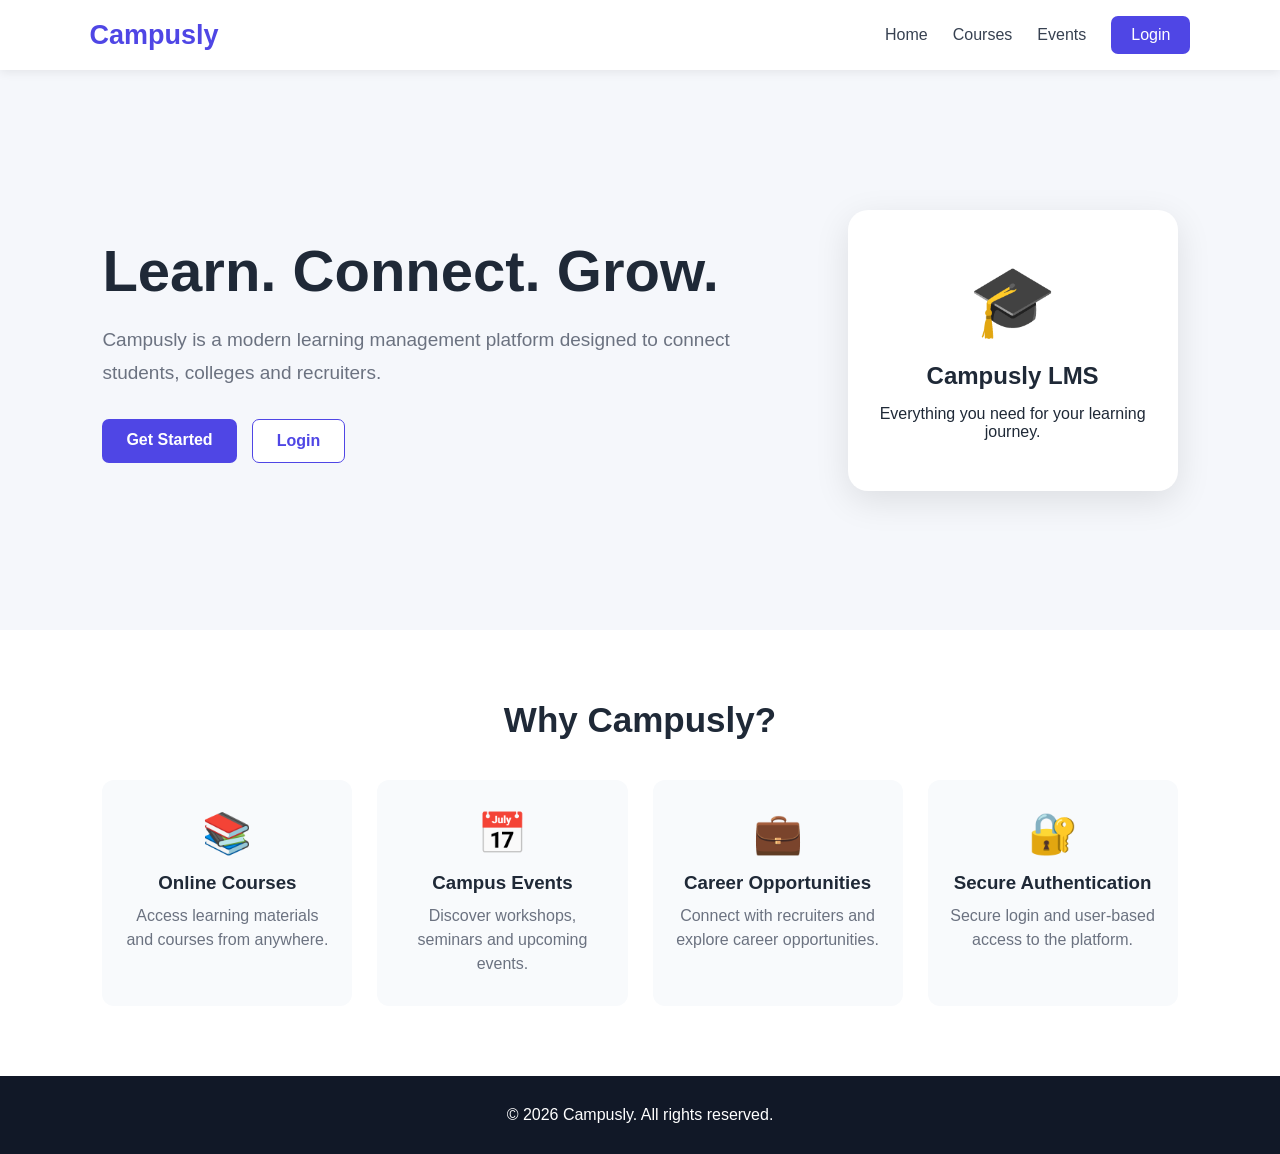
<file: index.html>
<!DOCTYPE html>
<html lang="en">
<head>
    <meta charset="UTF-8">
    <meta name="viewport" content="width=device-width, initial-scale=1.0">
    <title>Campusly - Learning Management System</title>
    <link rel="stylesheet" href="css/style.css">
</head>
<body>

<nav class="navbar">
    <div class="logo">Campusly</div>

    <div class="nav-links">
        <a href="index.html">Home</a>
        <a href="courses.html">Courses</a>
        <a href="events.html">Events</a>
        <a href="login.html" class="login-btn">Login</a>
    </div>
</nav>

<section class="hero">
    <div class="hero-content">
        <h1>Learn. Connect. Grow.</h1>

        <p>
            Campusly is a modern learning management platform
            designed to connect students, colleges and recruiters.
        </p>

        <div class="hero-buttons">
            <a href="register.html" class="primary-btn">Get Started</a>
            <a href="login.html" class="secondary-btn">Login</a>
        </div>
    </div>

    <div class="hero-card">
        <div class="hero-icon">🎓</div>
        <h2>Campusly LMS</h2>
        <p>Everything you need for your learning journey.</p>
    </div>
</section>

<section class="features">
    <h2>Why Campusly?</h2>

    <div class="feature-container">

        <div class="feature-card">
            <div class="feature-icon">📚</div>
            <h3>Online Courses</h3>
            <p>Access learning materials and courses from anywhere.</p>
        </div>

        <div class="feature-card">
            <div class="feature-icon">📅</div>
            <h3>Campus Events</h3>
            <p>Discover workshops, seminars and upcoming events.</p>
        </div>

        <div class="feature-card">
            <div class="feature-icon">💼</div>
            <h3>Career Opportunities</h3>
            <p>Connect with recruiters and explore career opportunities.</p>
        </div>

        <div class="feature-card">
            <div class="feature-icon">🔐</div>
            <h3>Secure Authentication</h3>
            <p>Secure login and user-based access to the platform.</p>
        </div>

    </div>
</section>

<footer>
    <p>© 2026 Campusly. All rights reserved.</p>
</footer>

</body>
</html>
</file>
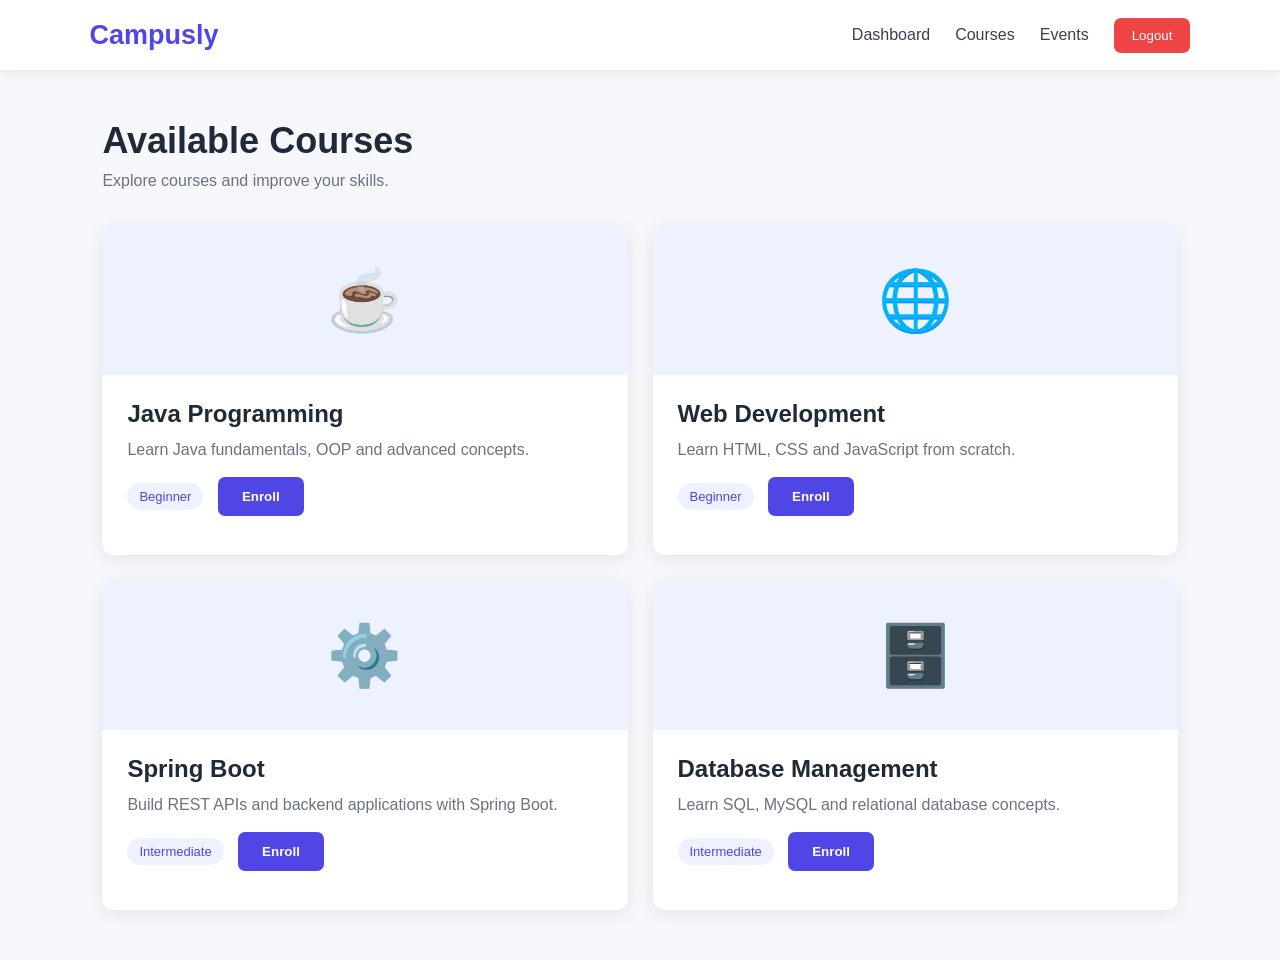
<file: courses.html>
<!DOCTYPE html>
<html lang="en">
<head>
    <meta charset="UTF-8">
    <meta name="viewport" content="width=device-width, initial-scale=1.0">
    <title>Campusly - Courses</title>
    <link rel="stylesheet" href="css/style.css">
</head>
<body>

<nav class="navbar">

    <div class="logo">Campusly</div>

    <div class="nav-links">
        <a href="dashboard.html">Dashboard</a>
        <a href="courses.html">Courses</a>
        <a href="events.html">Events</a>
        <button onclick="logout()" class="logout-btn">Logout</button>
    </div>

</nav>

<section class="page-section">

    <h1>Available Courses</h1>

    <p class="section-description">
        Explore courses and improve your skills.
    </p>

    <div class="course-container">

        <div class="course-card">
            <div class="course-image">☕</div>
            <div class="course-content">
                <h2>Java Programming</h2>
                <p>Learn Java fundamentals, OOP and advanced concepts.</p>
                <span>Beginner</span>
                <button class="primary-btn" onclick="enroll('Java Programming')">
                    Enroll
                </button>
            </div>
        </div>

        <div class="course-card">
            <div class="course-image">🌐</div>
            <div class="course-content">
                <h2>Web Development</h2>
                <p>Learn HTML, CSS and JavaScript from scratch.</p>
                <span>Beginner</span>
                <button class="primary-btn" onclick="enroll('Web Development')">
                    Enroll
                </button>
            </div>
        </div>

        <div class="course-card">
            <div class="course-image">⚙️</div>
            <div class="course-content">
                <h2>Spring Boot</h2>
                <p>Build REST APIs and backend applications with Spring Boot.</p>
                <span>Intermediate</span>
                <button class="primary-btn" onclick="enroll('Spring Boot')">
                    Enroll
                </button>
            </div>
        </div>

        <div class="course-card">
            <div class="course-image">🗄️</div>
            <div class="course-content">
                <h2>Database Management</h2>
                <p>Learn SQL, MySQL and relational database concepts.</p>
                <span>Intermediate</span>
                <button class="primary-btn" onclick="enroll('Database Management')">
                    Enroll
                </button>
            </div>
        </div>

    </div>

</section>

<script src="js/courses.js"></script>

</body>
</html>
</file>
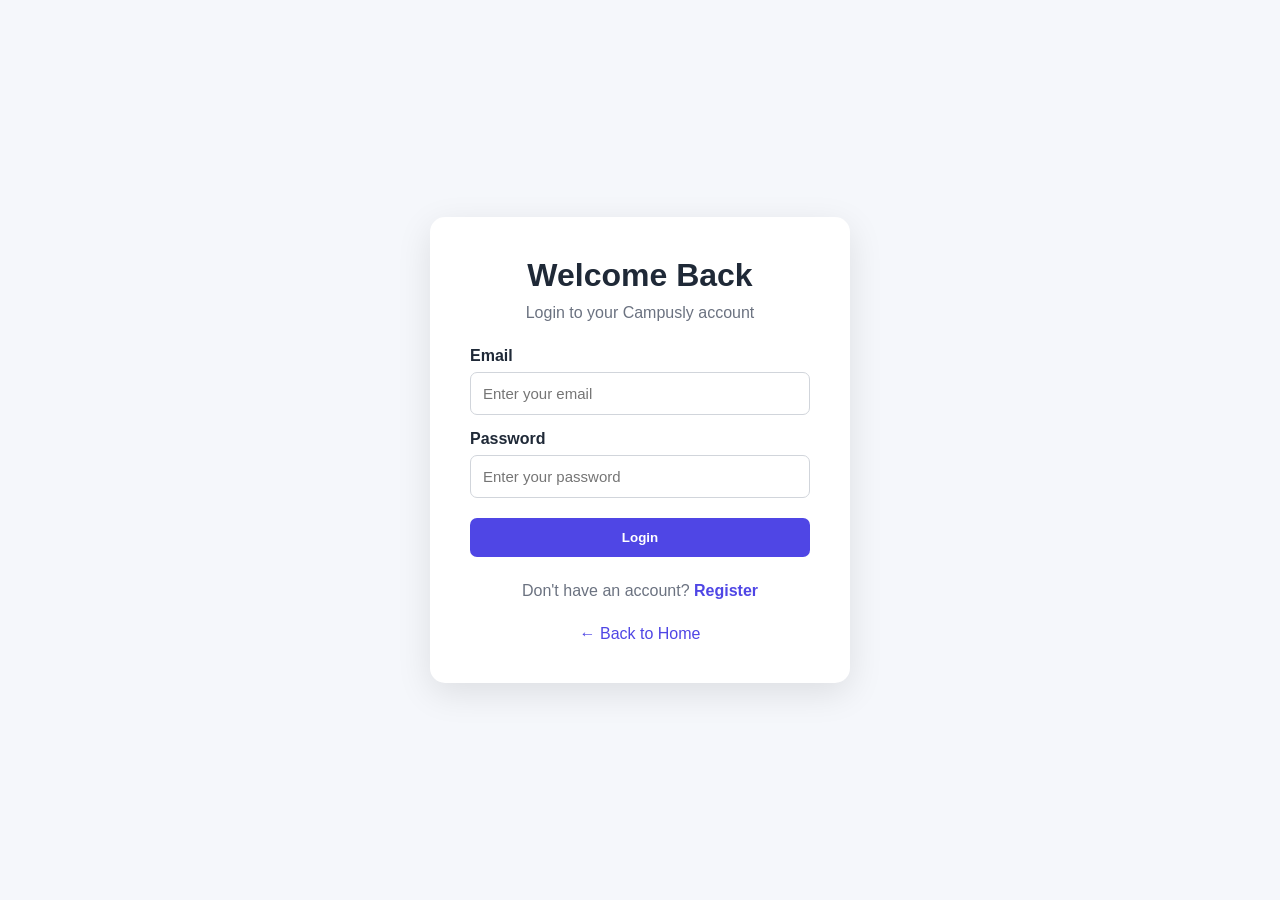
<file: dashboard.html>
<!DOCTYPE html>
<html lang="en">
<head>
    <meta charset="UTF-8">
    <meta name="viewport" content="width=device-width, initial-scale=1.0">
    <title>Campusly - Dashboard</title>
    <link rel="stylesheet" href="css/style.css">
</head>
<body>

<nav class="navbar">

    <div class="logo">Campusly</div>

    <div class="nav-links">
        <a href="dashboard.html">Dashboard</a>
        <a href="courses.html">Courses</a>
        <a href="event.html">Events</a>
        <button onclick="logout()" class="logout-btn">Logout</button>
    </div>

</nav>

<section class="dashboard">

    <div class="dashboard-header">
        <div>
            <h1>Welcome to Campusly 👋</h1>
            <p id="userInfo">Loading user information...</p>
        </div>
    </div>

    <div class="stats">

        <div class="stat-card">
            <h3>Courses</h3>
            <strong>4</strong>
            <p>Enrolled courses</p>
        </div>

        <div class="stat-card">
            <h3>Completed</h3>
            <strong>3</strong>
            <p>Completed courses</p>
        </div>

        <div class="stat-card">
            <h3>Events</h3>
            <strong>6</strong>
            <p>Upcoming events</p>
        </div>

        <div class="stat-card">
            <h3>Progress</h3>
            <strong>68%</strong>
            <p>Overall progress</p>
        </div>

    </div>

   <div class="dashboard-section">

    <h2>Campus Services</h2>

    <div class="feature-container campus-modules">

        <!-- My Courses -->
        <a href="courses.html" class="feature-card">
            <div class="feature-icon">📚</div>
            <h3>My Courses</h3>
            <p>View your enrolled courses.</p>
        </a>


        <!-- Campus Events -->
        <a href="event.html" class="feature-card module-card">
            <div class="feature-icon">📅</div>
            <h3>Campus Events</h3>
            <p>View upcoming campus events.</p>
        </a>


        <!-- Buy & Sell Books -->
        <div class="feature-card module-card"
             onclick="comingSoon('Buy & Sell Books')">

            <div class="feature-icon">📚</div>
            <h3>Buy & Sell Books</h3>
            <p>Buy and sell used academic books.</p>

        </div>


        <!-- Student Market -->
        <div class="feature-card module-card"
             onclick="comingSoon('Student Market')">

            <div class="feature-icon">🛍️</div>
            <h3>Student Market</h3>
            <p>Explore products and services offered by students.</p>

        </div>


        <!-- Canteen Food -->
        <div class="feature-card module-card"
             onclick="comingSoon('Canteen Food')">

            <div class="feature-icon">🍔</div>
            <h3>Canteen Food</h3>
            <p>Order food and explore campus canteen options.</p>

        </div>


        <!-- Lecture Notes -->
        <div class="feature-card module-card"
             onclick="comingSoon('Lecture Notes')">

            <div class="feature-icon">📝</div>
            <h3>Lecture Notes</h3>
            <p>Access and share lecture notes and study materials.</p>

        </div>


        <!-- Study Groups -->
        <div class="feature-card module-card"
             onclick="comingSoon('Study Groups')">

            <div class="feature-icon">👥</div>
            <h3>Study Groups</h3>
            <p>Find and join study groups with other students.</p>

        </div>


        <!-- Clubs -->
        <div class="feature-card module-card"
             onclick="comingSoon('Clubs & Societies')">

            <div class="feature-icon">🎭</div>
            <h3>Clubs & Societies</h3>
            <p>Discover and participate in campus clubs.</p>

        </div>


        <!-- Roommate -->
        <div class="feature-card module-card"
             onclick="comingSoon('Roommate Finder')">

            <div class="feature-icon">🏠</div>
            <h3>Roommate Finder</h3>
            <p>Find suitable roommates around your campus.</p>

        </div>


        <!-- Lost & Found -->
        <div class="feature-card module-card"
             onclick="comingSoon('Lost & Found')">

            <div class="feature-icon">🔎</div>
            <h3>Lost & Found</h3>
            <p>Report lost items and find items reported by others.</p>

        </div>


        <!-- Internships -->
        <div class="feature-card module-card"
             onclick="comingSoon('Internships')">

            <div class="feature-icon">💼</div>
            <h3>Internships</h3>
            <p>Explore internship and career opportunities.</p>

        </div>

    </div>

</div>

</section>

<script src="js/dashboard.js"></script>

</body>
</html>
</file>
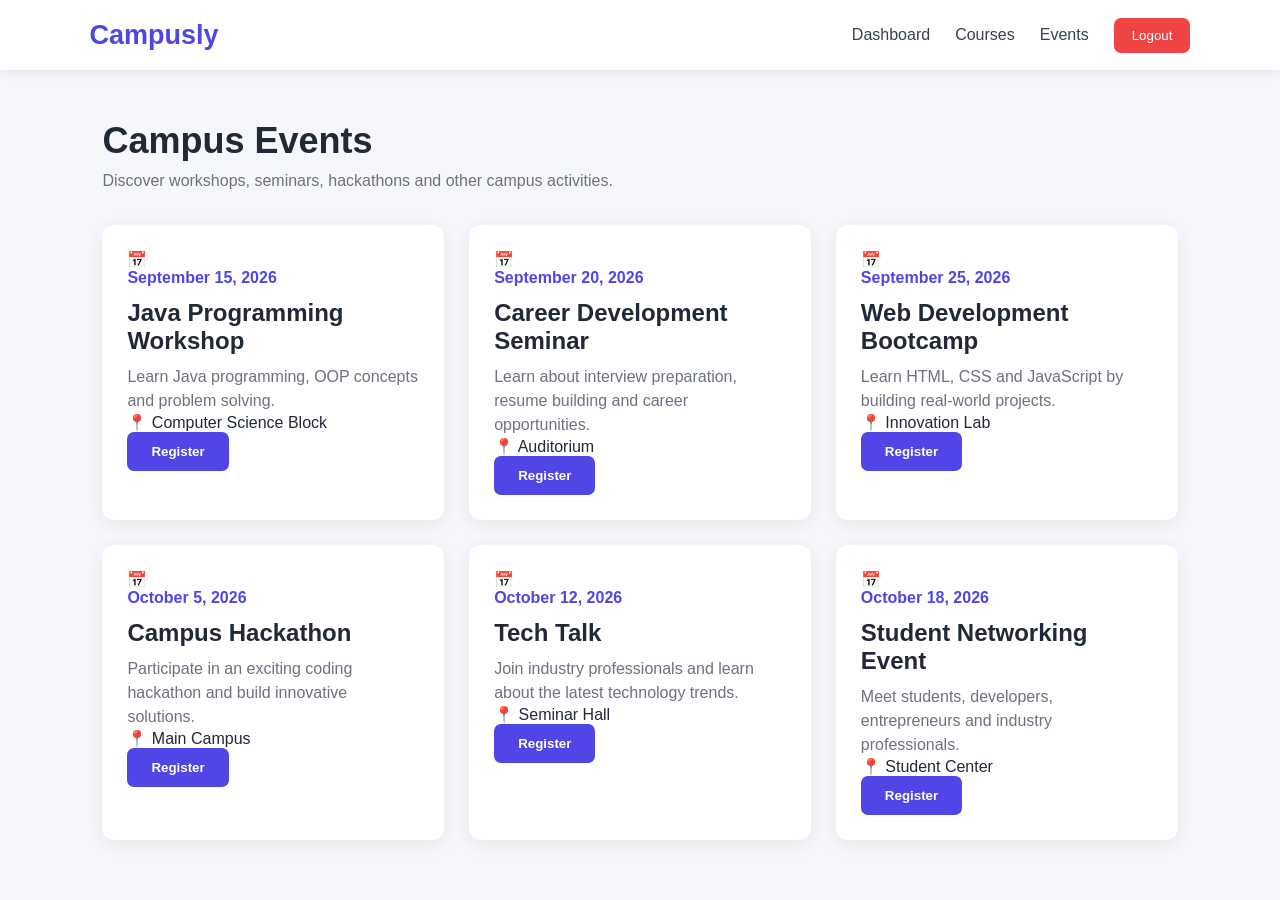
<file: event.html>
<!DOCTYPE html>
<html lang="en">

<head>

    <meta charset="UTF-8">

    <meta name="viewport" content="width=device-width, initial-scale=1.0">

    <title>Campusly - Events</title>

    <link rel="stylesheet" href="css/style.css">

</head>


<body>


    <!-- Navbar -->

    <nav class="navbar">

        <div class="logo">
            Campusly
        </div>


        <div class="nav-links">

            <a href="dashboard.html">
                Dashboard
            </a>

            <a href="courses.html">
                Courses
            </a>

            <a href="events.html">
                Events
            </a>

            <button
                onclick="logout()"
                class="logout-btn">

                Logout

            </button>

        </div>

    </nav>


    <!-- Events -->

    <section class="page-section">

        <h1>
            Campus Events
        </h1>


        <p class="section-description">

            Discover workshops, seminars, hackathons
            and other campus activities.

        </p>


        <div
            id="eventsContainer"
            class="event-container">

        </div>

    </section>


    <script src="js/events.js"></script>

</body>

</html>
</file>
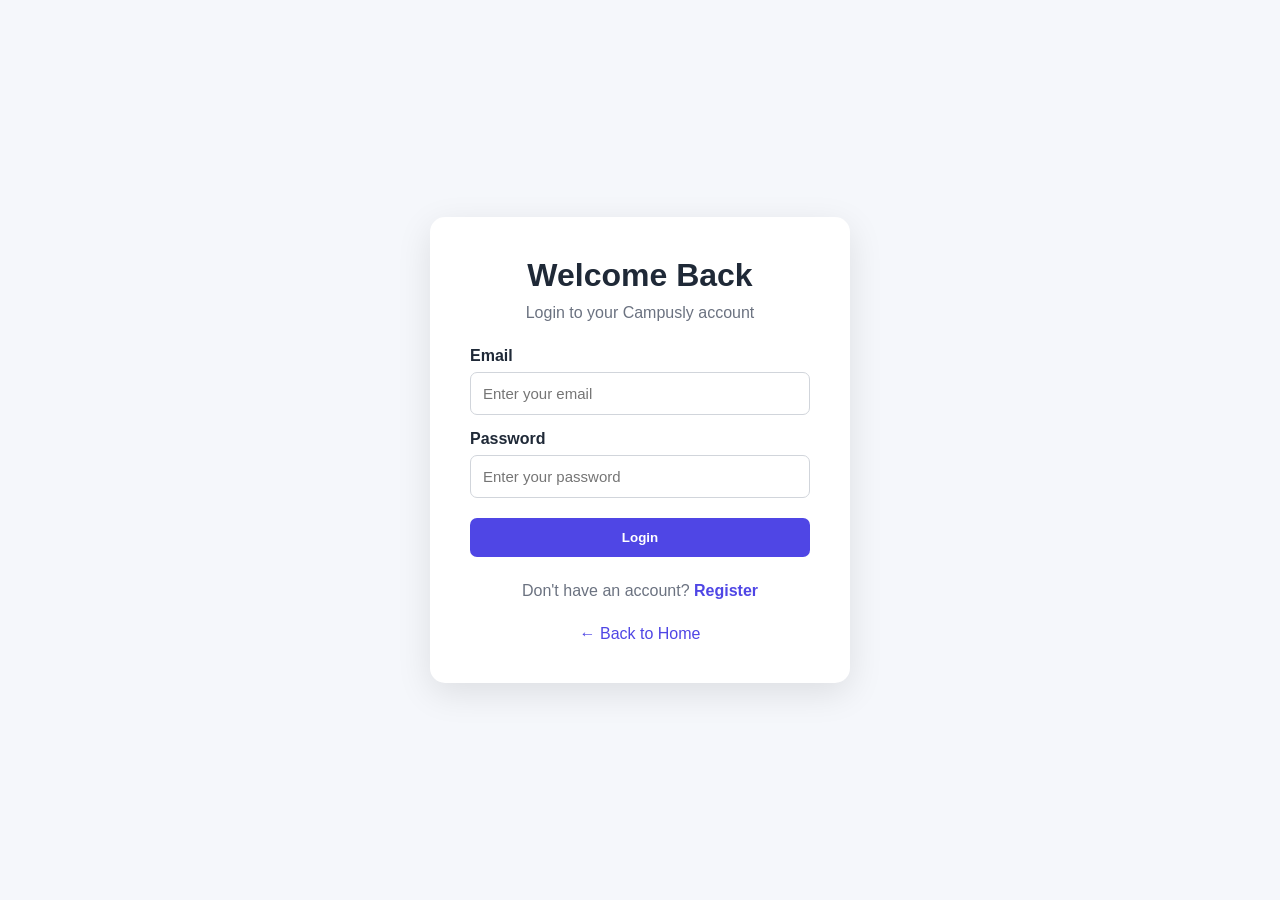
<file: login.html>
<!DOCTYPE html>
<html lang="en">
<head>
    <meta charset="UTF-8">
    <meta name="viewport" content="width=device-width, initial-scale=1.0">
    <title>Campusly - Login</title>
    <link rel="stylesheet" href="css/style.css">
</head>
<body>

<div class="auth-page">

    <div class="auth-card">

        <h1>Welcome Back</h1>
        <p>Login to your Campusly account</p>

        <form id="loginForm">

            <label>Email</label>
            <input
                type="email"
                id="email"
                placeholder="Enter your email"
                required
            >

            <label>Password</label>
            <input
                type="password"
                id="password"
                placeholder="Enter your password"
                required
            >

            <button type="submit" class="primary-btn full-btn">
                Login
            </button>

        </form>

        <p id="message"></p>

        <p class="auth-link">
            Don't have an account?
            <a href="register.html">Register</a>
        </p>

        <a href="index.html" class="back-link">← Back to Home</a>

    </div>

</div>

<script src="js/auth.js"></script>

</body>
</html>
</file>
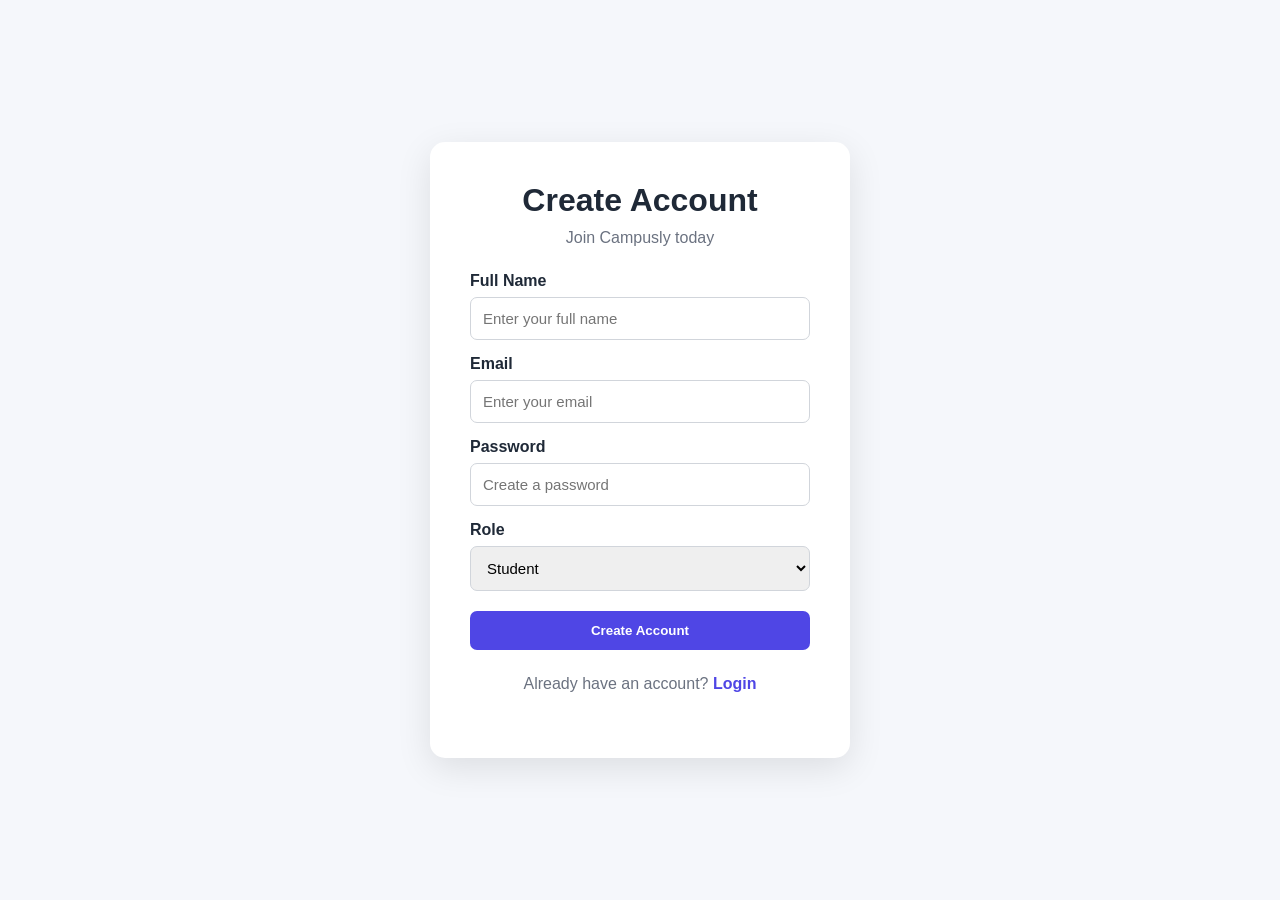
<file: register.html>
<!DOCTYPE html>
<html lang="en">
<head>
    <meta charset="UTF-8">
    <meta name="viewport" content="width=device-width, initial-scale=1.0">
    <title>Campusly - Register</title>
    <link rel="stylesheet" href="css/style.css">
</head>
<body>

<div class="auth-page">

    <div class="auth-card">

        <h1>Create Account</h1>
        <p>Join Campusly today</p>

        <form id="registerForm">

            <label>Full Name</label>
            <input
                type="text"
                id="fullName"
                placeholder="Enter your full name"
                required
            >

            <label>Email</label>
            <input
                type="email"
                id="registerEmail"
                placeholder="Enter your email"
                required
            >

            <label>Password</label>
            <input
                type="password"
                id="registerPassword"
                placeholder="Create a password"
                required
            >

            <label>Role</label>

            <select id="role" required>
                <option value="STUDENT" selected>Student</option>
            </select>

            <button type="submit" class="primary-btn full-btn">
                Create Account
            </button>

        </form>

        <p id="registerMessage"></p>

        <p class="auth-link">
            Already have an account?
            <a href="login.html">Login</a>
        </p>

    </div>

</div>

<script src="js/auth.js"></script>

</body>
</html>
</file>
<file: css/style.css>
* {
    margin: 0;
    padding: 0;
    box-sizing: border-box;
}

body {
    font-family: Arial, sans-serif;
    background: #f5f7fb;
    color: #1f2937;
}

/* Navbar */

.navbar {
    height: 70px;
    background: white;
    display: flex;
    align-items: center;
    justify-content: space-between;
    padding: 0 7%;
    box-shadow: 0 2px 10px rgba(0, 0, 0, 0.08);
}

.logo {
    font-size: 27px;
    font-weight: bold;
    color: #4f46e5;
}

.nav-links {
    display: flex;
    align-items: center;
    gap: 25px;
}

.nav-links a {
    text-decoration: none;
    color: #374151;
    font-weight: 500;
}

.nav-links a:hover {
    color: #4f46e5;
}

.login-btn {
    background: #4f46e5;
    color: white !important;
    padding: 10px 20px;
    border-radius: 7px;
}

/* Hero */

.hero {
    min-height: 560px;
    display: flex;
    align-items: center;
    justify-content: space-between;
    padding: 60px 8%;
    gap: 50px;
}

.hero-content {
    max-width: 650px;
}

.hero-content h1 {
    font-size: 58px;
    margin-bottom: 20px;
}

.hero-content p {
    font-size: 19px;
    line-height: 1.7;
    color: #6b7280;
    margin-bottom: 30px;
}

.hero-buttons {
    display: flex;
    gap: 15px;
}

.primary-btn,
.secondary-btn {
    border: none;
    cursor: pointer;
    text-decoration: none;
    display: inline-block;
    padding: 12px 24px;
    border-radius: 7px;
    font-weight: bold;
}

.primary-btn {
    background: #4f46e5;
    color: white;
}

.primary-btn:hover {
    background: #4338ca;
}

.secondary-btn {
    background: white;
    color: #4f46e5;
    border: 1px solid #4f46e5;
}

.hero-card {
    width: 330px;
    background: white;
    padding: 50px 30px;
    text-align: center;
    border-radius: 20px;
    box-shadow: 0 10px 35px rgba(0, 0, 0, 0.1);
}

.hero-icon {
    font-size: 70px;
    margin-bottom: 20px;
}

.hero-card h2 {
    margin-bottom: 15px;
}

/* Features */

.features {
    padding: 70px 8%;
    background: white;
    text-align: center;
}

.features h2 {
    font-size: 35px;
    margin-bottom: 40px;
}

.feature-container {
    display: grid;
    grid-template-columns: repeat(4, 1fr);
    gap: 25px;
}

.feature-card {
    background: #f8fafc;
    padding: 30px 20px;
    border-radius: 12px;
    text-decoration: none;
    color: inherit;
    transition: 0.3s;
}

.feature-card:hover {
    transform: translateY(-5px);
    box-shadow: 0 8px 25px rgba(0, 0, 0, 0.08);
}

.feature-icon {
    font-size: 40px;
    margin-bottom: 15px;
}

.feature-card h3 {
    margin-bottom: 10px;
}

.feature-card p {
    color: #6b7280;
    line-height: 1.5;
}

/* Auth */

.auth-page {
    min-height: 100vh;
    display: flex;
    justify-content: center;
    align-items: center;
    padding: 20px;
}

.auth-card {
    width: 420px;
    background: white;
    padding: 40px;
    border-radius: 15px;
    box-shadow: 0 10px 35px rgba(0, 0, 0, 0.1);
}

.auth-card h1 {
    text-align: center;
    margin-bottom: 10px;
}

.auth-card > p {
    text-align: center;
    color: #6b7280;
    margin-bottom: 25px;
}

.auth-card label {
    display: block;
    margin: 15px 0 7px;
    font-weight: bold;
}

.auth-card input,
.auth-card select {
    width: 100%;
    padding: 12px;
    border: 1px solid #d1d5db;
    border-radius: 7px;
    font-size: 15px;
}

.full-btn {
    width: 100%;
    margin-top: 20px;
}

.auth-link {
    margin-top: 20px;
}

.auth-link a {
    color: #4f46e5;
    text-decoration: none;
    font-weight: bold;
}

.back-link {
    display: block;
    text-align: center;
    margin-top: 20px;
    color: #4f46e5;
    text-decoration: none;
}

/* Dashboard */

.dashboard {
    padding: 50px 8%;
}

.dashboard-header {
    margin-bottom: 35px;
}

.dashboard-header h1 {
    margin-bottom: 10px;
}

.dashboard-header p {
    color: #6b7280;
}

.stats {
    display: grid;
    grid-template-columns: repeat(4, 1fr);
    gap: 20px;
    margin-bottom: 50px;
}

.stat-card {
    background: white;
    padding: 25px;
    border-radius: 12px;
    box-shadow: 0 3px 15px rgba(0, 0, 0, 0.06);
}

.stat-card strong {
    display: block;
    font-size: 32px;
    color: #4f46e5;
    margin: 10px 0;
}

.stat-card p {
    color: #6b7280;
}

.dashboard-section h2 {
    margin-bottom: 25px;
}

/* Courses */

.page-section {
    padding: 50px 8%;
}

.page-section > h1 {
    font-size: 36px;
    margin-bottom: 10px;
}

.section-description {
    color: #6b7280;
    margin-bottom: 35px;
}

.course-container {
    display: grid;
    grid-template-columns: repeat(2, 1fr);
    gap: 25px;
}

.course-card {
    background: white;
    border-radius: 12px;
    overflow: hidden;
    box-shadow: 0 4px 18px rgba(0, 0, 0, 0.07);
}

.course-image {
    background: #eef2ff;
    height: 150px;
    display: flex;
    align-items: center;
    justify-content: center;
    font-size: 60px;
}

.course-content {
    padding: 25px;
}

.course-content h2 {
    margin-bottom: 10px;
}

.course-content p {
    color: #6b7280;
    line-height: 1.5;
    margin-bottom: 15px;
}

.course-content span {
    display: inline-block;
    background: #eef2ff;
    color: #4f46e5;
    padding: 6px 12px;
    border-radius: 20px;
    font-size: 13px;
    margin-bottom: 20px;
    margin-right: 10px;
}

/* Events */

.event-container {
    display: grid;
    grid-template-columns: repeat(3, 1fr);
    gap: 25px;
}

.event-card {
    background: white;
    padding: 25px;
    border-radius: 12px;
    box-shadow: 0 4px 18px rgba(0, 0, 0, 0.07);
}

.event-date {
    color: #4f46e5;
    font-weight: bold;
    margin-bottom: 12px;
}

.event-card h2 {
    margin-bottom: 10px;
}

.event-card p {
    color: #6b7280;
    line-height: 1.5;
}

.logout-btn {
    background: #ef4444;
    color: white;
    border: none;
    padding: 10px 18px;
    border-radius: 7px;
    cursor: pointer;
}

/* Footer */

footer {
    text-align: center;
    padding: 30px;
    background: #111827;
    color: white;
}

/* Responsive */

@media (max-width: 900px) {

    .feature-container,
    .stats {
        grid-template-columns: repeat(2, 1fr);
    }

    .hero {
        flex-direction: column;
        text-align: center;
    }

    .hero-buttons {
        justify-content: center;
    }

    .course-container,
    .event-container {
        grid-template-columns: 1fr;
    }
}

@media (max-width: 600px) {

    .navbar {
        padding: 0 20px;
    }

    .nav-links {
        gap: 10px;
    }

    .nav-links a:not(.login-btn) {
        display: none;
    }

    .hero-content h1 {
        font-size: 40px;
    }

    .feature-container,
    .stats {
        grid-template-columns: 1fr;
    }

    .auth-card {
        padding: 25px;
    }
}

.campus-modules {
    grid-template-columns: repeat(4, 1fr);
}

.module-card {
    cursor: pointer;
}

.module-card:hover {
    transform: translateY(-7px);
}
</file>
